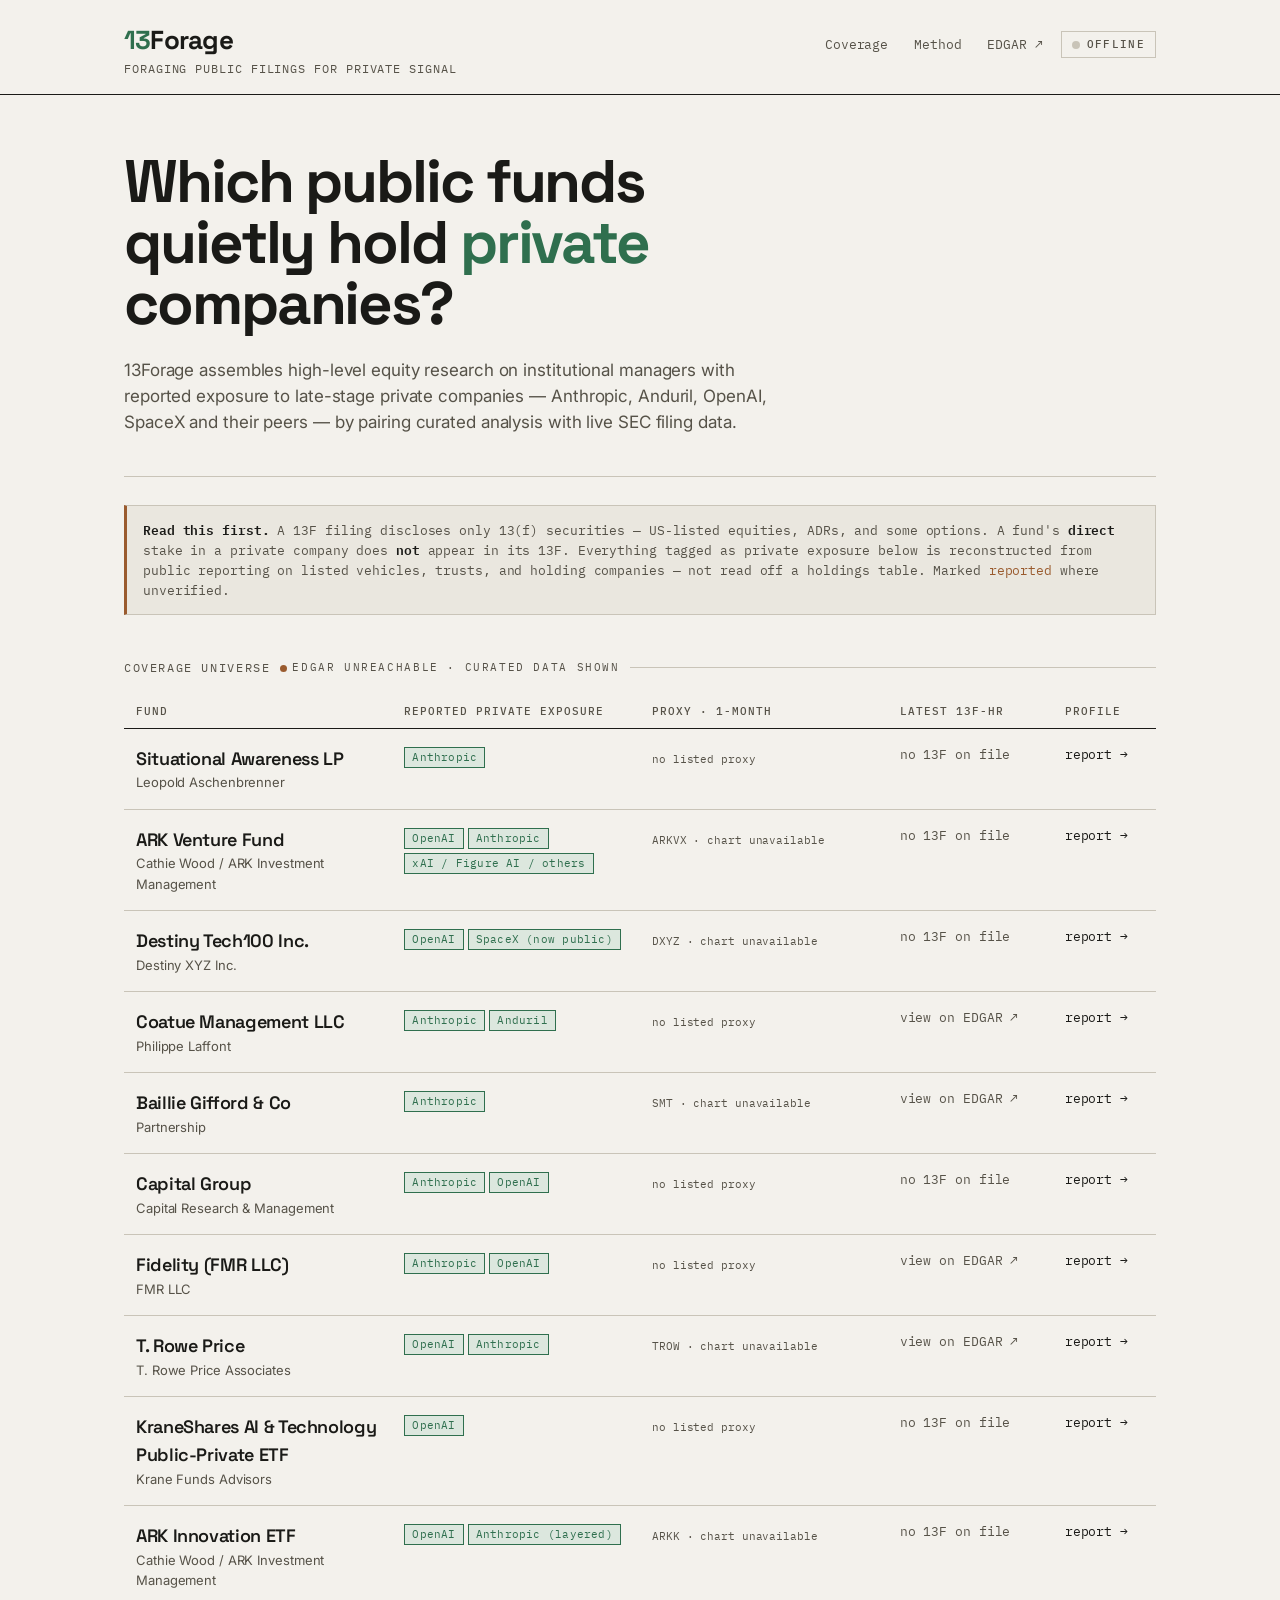
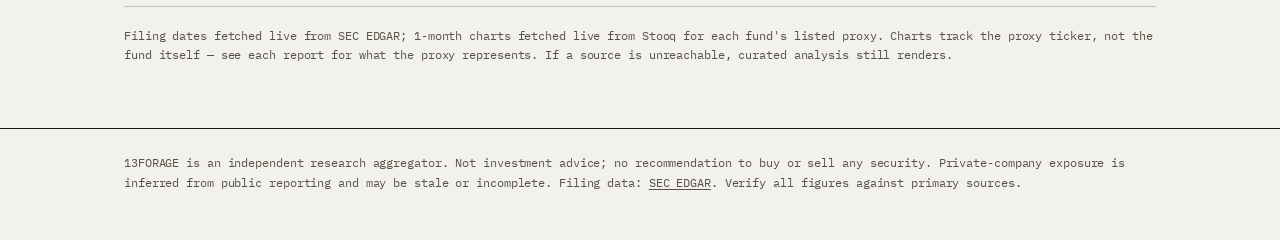
<file: index.html>
<!DOCTYPE html>
<html lang="en">
<head>
<meta charset="utf-8">
<meta name="viewport" content="width=device-width, initial-scale=1">
<title>13Forage — private-company exposure in public fund filings</title>
<meta name="description" content="High-level equity research on funds carrying exposure to private companies like Anthropic, Anduril, and OpenAI — reconstructed from public filings.">
<link rel="preconnect" href="https://fonts.googleapis.com">
<link rel="preconnect" href="https://fonts.gstatic.com" crossorigin>
<link href="https://fonts.googleapis.com/css2?family=Space+Grotesk:wght@500;600;700&family=Inter:wght@400;500;600&family=IBM+Plex+Mono:wght@400;500&display=swap" rel="stylesheet">
<link rel="stylesheet" href="assets/style.css">
</head>
<body>

<header class="masthead">
  <div class="wrap">
    <div>
      <div class="brand"><span class="num">13</span>Forage</div>
      <div class="tagline">Foraging public filings for private signal</div>
    </div>
    <div class="head-right">
      <nav>
        <a href="index.html">Coverage</a>
        <a href="about.html">Method</a>
        <a href="https://www.sec.gov/cgi-bin/browse-edgar?action=getcompany" target="_blank" rel="noopener">EDGAR ↗</a>
      </nav>
      <span id="live-indicator" class="live-indicator stale" title="Live data status">
        <span class="rec"></span><span id="live-indicator-text">live</span>
      </span>
    </div>
  </div>
</header>

<main class="wrap">

  <section class="hero">
    <h1>Which public funds quietly hold <em>private</em> companies?</h1>
    <p class="lede">
      13Forage assembles high-level equity research on institutional managers
      with reported exposure to late-stage private companies — Anthropic,
      Anduril, OpenAI, SpaceX and their peers — by pairing curated analysis
      with live SEC filing data.
    </p>
  </section>

  <div class="disclosure">
    <b>Read this first.</b> A 13F filing discloses only 13(f) securities —
    US-listed equities, ADRs, and some options. A fund's <b>direct</b> stake in
    a private company does <b>not</b> appear in its 13F. Everything tagged as
    private exposure below is reconstructed from public reporting on listed
    vehicles, trusts, and holding companies — not read off a holdings table.
    Marked <span style="color:var(--flag)">reported</span> where unverified.
  </div>

  <div class="eyebrow">
    <span>Coverage universe</span>
    <span id="live-status" class="live"><span class="dot"></span>checking EDGAR…</span>
  </div>

  <table class="fund-table">
    <thead>
      <tr>
        <th style="width:26%">Fund</th>
        <th style="width:24%">Reported private exposure</th>
        <th style="width:24%">Proxy · 1-month</th>
        <th style="width:16%">Latest 13F-HR</th>
        <th style="width:10%">Profile</th>
      </tr>
    </thead>
    <tbody id="fund-rows">
      <tr><td colspan="5" class="mono" style="color:var(--ink-soft)">Loading coverage…</td></tr>
    </tbody>
  </table>

  <p class="mono" style="color:var(--ink-soft);font-size:12px;margin-top:20px">
    Filing dates fetched live from SEC EDGAR; 1-month charts fetched live from
    Stooq for each fund's listed proxy. Charts track the proxy ticker, not the
    fund itself — see each report for what the proxy represents. If a source is
    unreachable, curated analysis still renders.
  </p>

</main>

<footer class="foot">
  <div class="wrap">
    13FORAGE is an independent research aggregator. Not investment advice; no
    recommendation to buy or sell any security. Private-company exposure is
    inferred from public reporting and may be stale or incomplete. Filing data:
    <a href="https://www.sec.gov/edgar" target="_blank" rel="noopener">SEC EDGAR</a>.
    Verify all figures against primary sources.
  </div>
</footer>

<script src="data/funds.js"></script>
<script src="assets/app.js"></script>
<script>
(async function () {
  const tbody = document.getElementById("fund-rows");
  const statusEl = document.getElementById("live-status");
  const indicator = document.getElementById("live-indicator");
  const indicatorText = document.getElementById("live-indicator-text");

  // Render curated rows immediately (no waiting on network). Each row gets a
  // stable index-based id so we can target its cells regardless of CIK.
  tbody.innerHTML = FUNDS.map(function (f, i) {
    var badges = (f.privateExposure || []).map(function (p) {
      return '<span class="pe-badge">' + esc(p.company) + '</span>';
    }).join("");
    if (!badges) badges = '<span class="mono" style="color:var(--ink-soft)">—</span>';

    var perfCell = f.proxy
      ? '<span class="perf-loading">loading…</span>'
      : '<span class="perf-none">no listed proxy</span>';

    var filingCell = f.cik
      ? '<span class="live"><span class="dot"></span>…</span>'
      : '<span class="mono" style="color:var(--ink-soft)">no 13F on file</span>';

    return (
      '<tr>' +
        '<td>' +
          '<a href="report.html?fund=' + encodeURIComponent(f.slug) + '">' +
            '<span class="fund-name">' + esc(f.name) + '</span></a>' +
          '<div class="fund-mgr">' + esc(f.manager || "") + '</div>' +
        '</td>' +
        '<td class="exposure-cell">' + badges + '</td>' +
        '<td id="perf-' + i + '">' + perfCell + '</td>' +
        '<td class="mono" id="filing-' + i + '">' + filingCell + '</td>' +
        '<td class="mono">' +
          '<a href="report.html?fund=' + encodeURIComponent(f.slug) + '">report →</a>' +
        '</td>' +
      '</tr>'
    );
  }).join("");

  // ---- Live layer 1: EDGAR latest 13F date (sequential; respects fair-access) ----
  var edgarOk = 0, edgarTried = 0;
  for (var i = 0; i < FUNDS.length; i++) {
    var f = FUNDS[i];
    if (!f.cik) continue;            // no CIK → leave the "no 13F on file" note
    edgarTried++;
    var cell = document.getElementById("filing-" + i);
    var latest = await fetchLatest13F(f.cik);
    if (latest && latest.date) {
      edgarOk++;
      cell.innerHTML =
        '<a href="' + esc(edgarFilingsLink(f.cik)) + '" target="_blank" rel="noopener">' +
        esc(latest.date) + ' ↗</a>';
    } else {
      cell.innerHTML =
        '<a href="' + esc(edgarFilingsLink(f.cik)) + '" target="_blank" rel="noopener" ' +
        'style="color:var(--ink-soft)">view on EDGAR ↗</a>';
    }
  }
  if (edgarOk === edgarTried && edgarTried > 0) setLive(statusEl, "ok", "EDGAR live · " + edgarOk + "/" + edgarTried);
  else if (edgarOk > 0)                         setLive(statusEl, "ok", "EDGAR partial · " + edgarOk + "/" + edgarTried);
  else                                          setLive(statusEl, "err", "EDGAR unreachable · curated data shown");

  // ---- Live layer 2: Stooq 1-month sparkline + % change for listed proxies ----
  var pxOk = 0, pxTried = 0;
  for (var j = 0; j < FUNDS.length; j++) {
    var fund = FUNDS[j];
    if (!fund.proxy) continue;
    pxTried++;
    var pcell = document.getElementById("perf-" + j);
    var rows = await fetchStooqDaily(fund.proxy);
    var win = monthWindow(rows, 22);
    if (win) {
      pxOk++;
      var dir = win.up ? "up" : "down";
      var tickerLabel = String(fund.proxy).split(".")[0].toUpperCase();
      pcell.innerHTML =
        '<div class="perf">' +
          sparklineSVG(win, 96, 30) +
          '<div>' +
            '<div class="pct ' + dir + '">' + fmtPct(win.pct) + '</div>' +
            '<div class="ticker">' + esc(tickerLabel) + '</div>' +
          '</div>' +
        '</div>';
    } else {
      var tk = String(fund.proxy).split(".")[0].toUpperCase();
      pcell.innerHTML = '<span class="perf-none">' + esc(tk) + ' · chart unavailable</span>';
    }
  }

  // ---- Drive the masthead LIVE indicator from combined status ----
  var anyLive = (edgarOk > 0) || (pxOk > 0);
  if (anyLive) {
    indicator.classList.remove("stale");
    indicatorText.textContent = "live";
    indicator.title = "Live: EDGAR " + edgarOk + "/" + edgarTried +
                      " · Stooq " + pxOk + "/" + pxTried;
  } else {
    indicator.classList.add("stale");
    indicatorText.textContent = "offline";
    indicator.title = "Live sources unreachable — showing curated data";
  }
})();
</script>
</body>
</html>
</file>
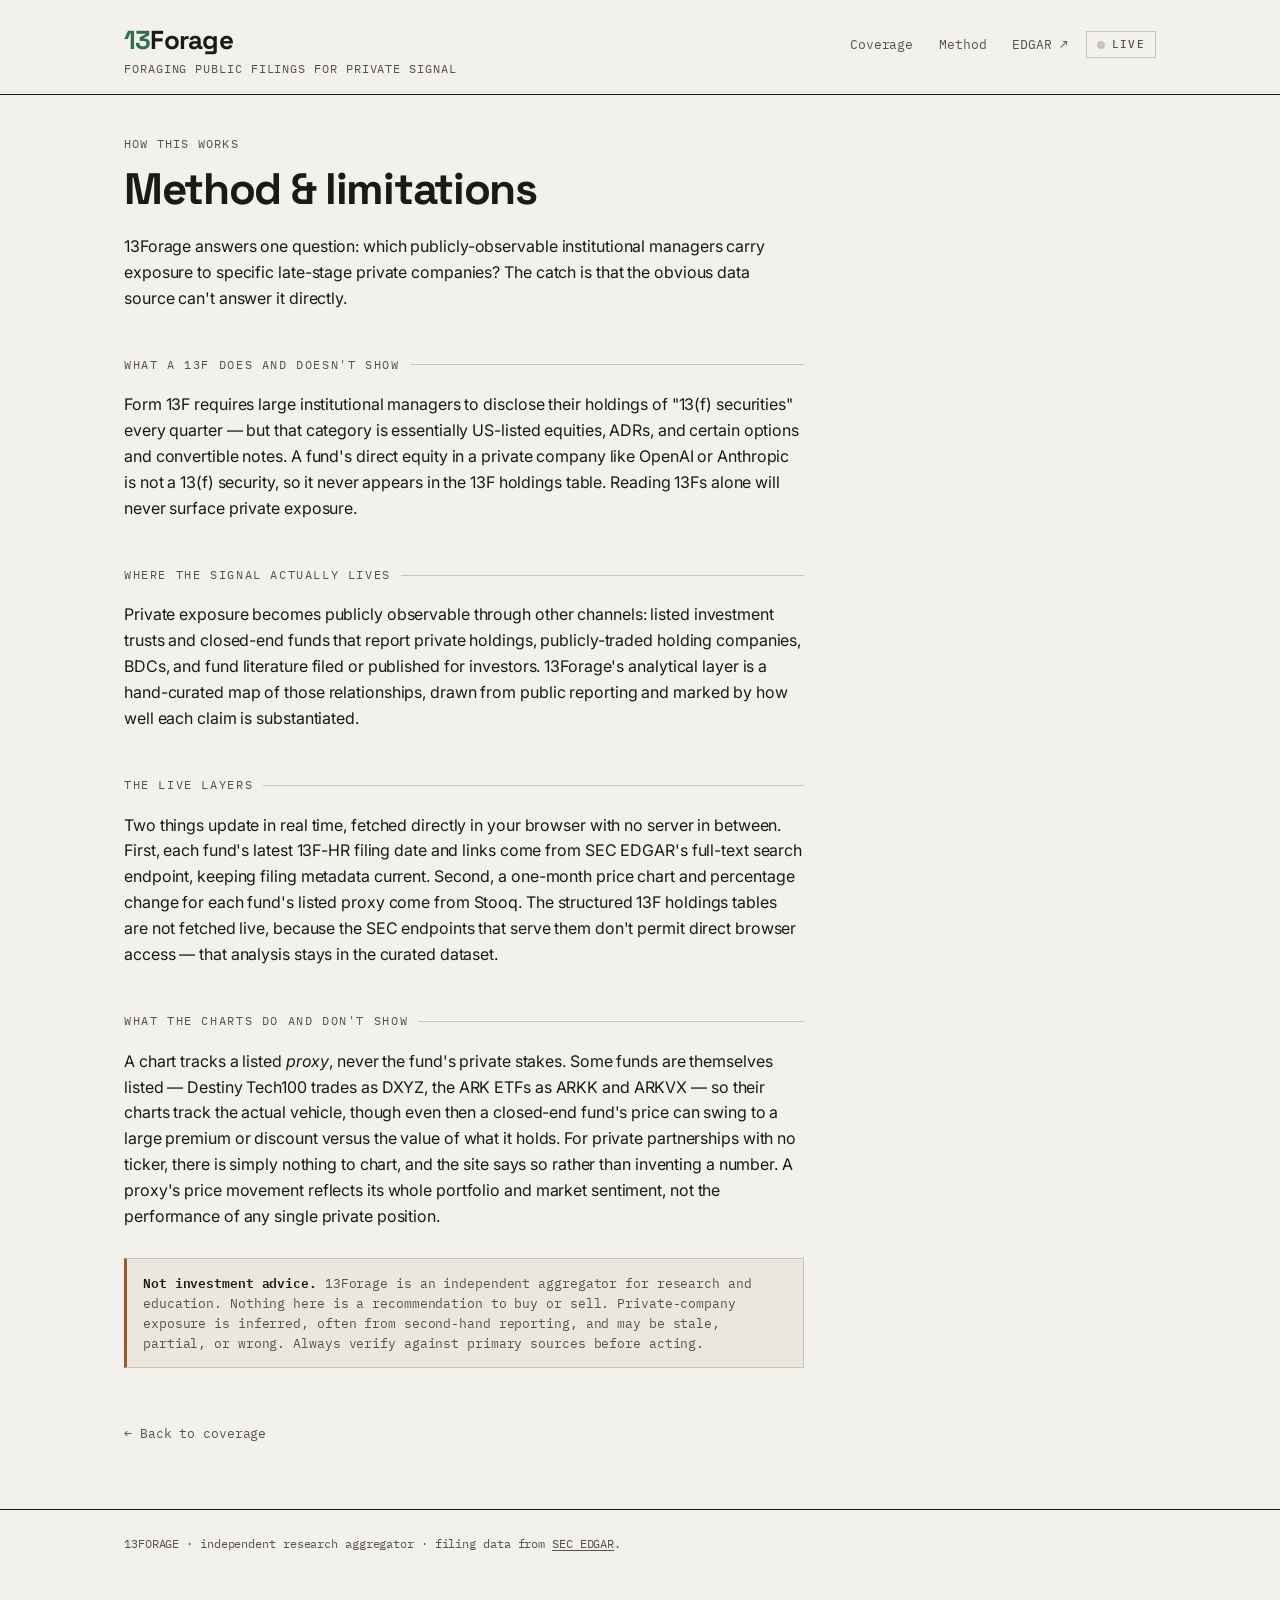
<file: about.html>
<!DOCTYPE html>
<html lang="en">
<head>
<meta charset="utf-8">
<meta name="viewport" content="width=device-width, initial-scale=1">
<title>Method — 13Forage</title>
<link rel="preconnect" href="https://fonts.googleapis.com">
<link rel="preconnect" href="https://fonts.gstatic.com" crossorigin>
<link href="https://fonts.googleapis.com/css2?family=Space+Grotesk:wght@500;600;700&family=Inter:wght@400;500;600&family=IBM+Plex+Mono:wght@400;500&display=swap" rel="stylesheet">
<link rel="stylesheet" href="assets/style.css">
</head>
<body>

<header class="masthead">
  <div class="wrap">
    <div>
      <div class="brand"><span class="num">13</span>Forage</div>
      <div class="tagline">Foraging public filings for private signal</div>
    </div>
    <div class="head-right">
      <nav>
        <a href="index.html">Coverage</a>
        <a href="about.html">Method</a>
        <a href="https://www.sec.gov/cgi-bin/browse-edgar?action=getcompany" target="_blank" rel="noopener">EDGAR ↗</a>
      </nav>
      <span class="live-indicator stale" title="Live data appears on the coverage and report pages">
        <span class="rec"></span><span>live</span>
      </span>
    </div>
  </div>
</header>

<main class="wrap">
  <div class="report-head">
    <div class="kicker">How this works</div>
    <h1>Method &amp; limitations</h1>
  </div>

  <div class="prose" style="margin-top:8px">
    <p>13Forage answers one question: which publicly-observable institutional
    managers carry exposure to specific late-stage private companies? The catch
    is that the obvious data source can't answer it directly.</p>

    <div class="eyebrow"><span>What a 13F does and doesn't show</span></div>
    <p>Form 13F requires large institutional managers to disclose their holdings
    of "13(f) securities" every quarter — but that category is essentially
    US-listed equities, ADRs, and certain options and convertible notes. A
    fund's direct equity in a private company like OpenAI or Anthropic is not a
    13(f) security, so it never appears in the 13F holdings table. Reading 13Fs
    alone will never surface private exposure.</p>

    <div class="eyebrow"><span>Where the signal actually lives</span></div>
    <p>Private exposure becomes publicly observable through other channels:
    listed investment trusts and closed-end funds that report private holdings,
    publicly-traded holding companies, BDCs, and fund literature filed or
    published for investors. 13Forage's analytical layer is a hand-curated map
    of those relationships, drawn from public reporting and marked by how well
    each claim is substantiated.</p>

    <div class="eyebrow"><span>The live layers</span></div>
    <p>Two things update in real time, fetched directly in your browser with no
    server in between. First, each fund's latest 13F-HR filing date and links
    come from SEC EDGAR's full-text search endpoint, keeping filing metadata
    current. Second, a one-month price chart and percentage change for each
    fund's listed proxy come from Stooq. The structured 13F holdings tables are
    not fetched live, because the SEC endpoints that serve them don't permit
    direct browser access — that analysis stays in the curated dataset.</p>

    <div class="eyebrow"><span>What the charts do and don't show</span></div>
    <p>A chart tracks a listed <em>proxy</em>, never the fund's private stakes.
    Some funds are themselves listed — Destiny Tech100 trades as DXYZ, the ARK
    ETFs as ARKK and ARKVX — so their charts track the actual vehicle, though
    even then a closed-end fund's price can swing to a large premium or discount
    versus the value of what it holds. For private partnerships with no ticker,
    there is simply nothing to chart, and the site says so rather than inventing
    a number. A proxy's price movement reflects its whole portfolio and market
    sentiment, not the performance of any single private position.</p>

    <div class="disclosure">
      <b>Not investment advice.</b> 13Forage is an independent aggregator for
      research and education. Nothing here is a recommendation to buy or sell.
      Private-company exposure is inferred, often from second-hand reporting,
      and may be stale, partial, or wrong. Always verify against primary
      sources before acting.
    </div>
  </div>

  <a class="back" href="index.html">← Back to coverage</a>
</main>

<footer class="foot">
  <div class="wrap">
    13FORAGE · independent research aggregator · filing data from
    <a href="https://www.sec.gov/edgar" target="_blank" rel="noopener">SEC EDGAR</a>.
  </div>
</footer>
</body>
</html>
</file>
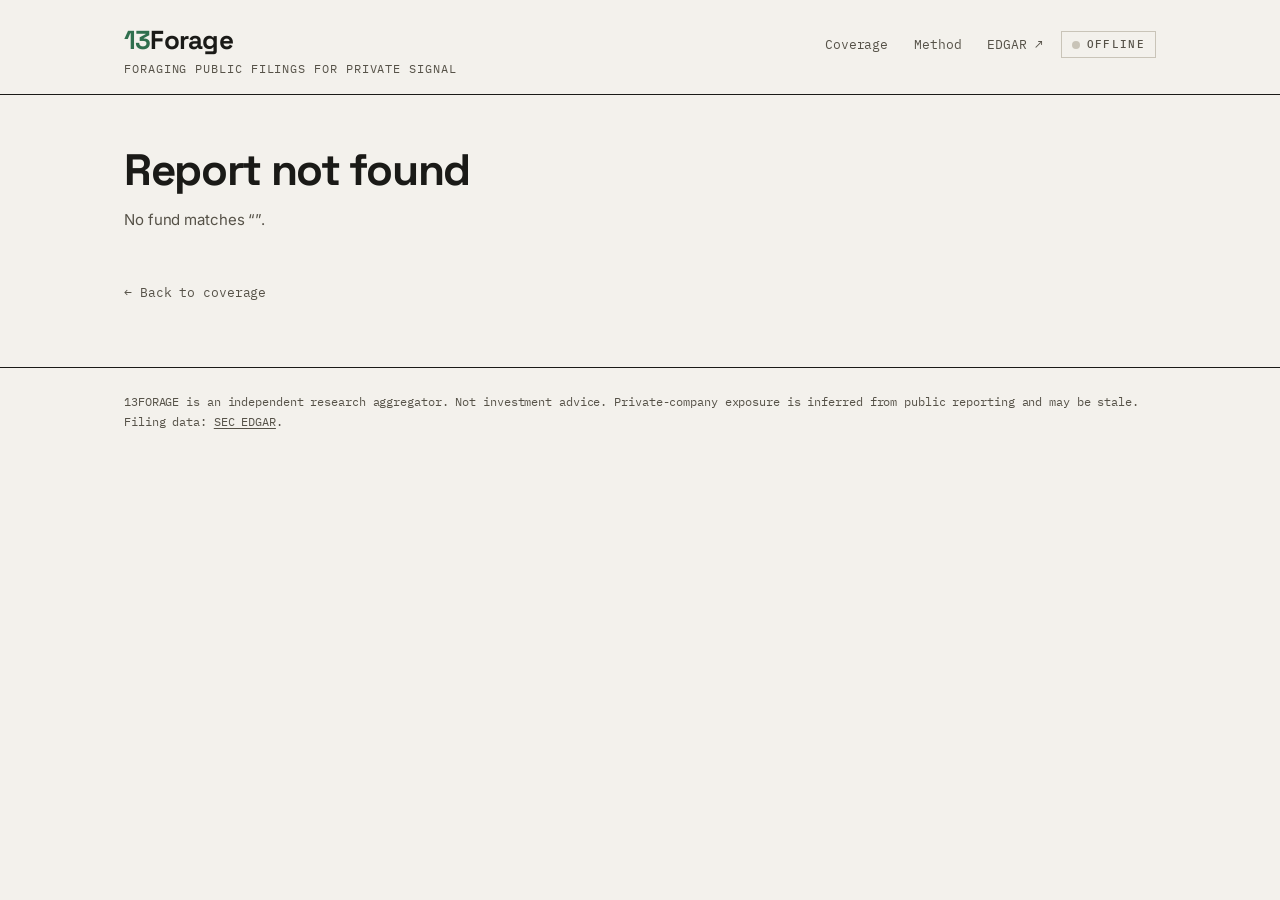
<file: report.html>
<!DOCTYPE html>
<html lang="en">
<head>
<meta charset="utf-8">
<meta name="viewport" content="width=device-width, initial-scale=1">
<title>Fund report — 13Forage</title>
<link rel="preconnect" href="https://fonts.googleapis.com">
<link rel="preconnect" href="https://fonts.gstatic.com" crossorigin>
<link href="https://fonts.googleapis.com/css2?family=Space+Grotesk:wght@500;600;700&family=Inter:wght@400;500;600&family=IBM+Plex+Mono:wght@400;500&display=swap" rel="stylesheet">
<link rel="stylesheet" href="assets/style.css">
</head>
<body>

<header class="masthead">
  <div class="wrap">
    <div>
      <div class="brand"><span class="num">13</span>Forage</div>
      <div class="tagline">Foraging public filings for private signal</div>
    </div>
    <div class="head-right">
      <nav>
        <a href="index.html">Coverage</a>
        <a href="about.html">Method</a>
        <a href="https://www.sec.gov/cgi-bin/browse-edgar?action=getcompany" target="_blank" rel="noopener">EDGAR ↗</a>
      </nav>
      <span id="live-indicator" class="live-indicator stale" title="Live data status">
        <span class="rec"></span><span id="live-indicator-text">live</span>
      </span>
    </div>
  </div>
</header>

<main class="wrap" id="report">
  <p class="mono" style="padding:60px 0;color:var(--ink-soft)">Loading report…</p>
</main>

<footer class="foot">
  <div class="wrap">
    13FORAGE is an independent research aggregator. Not investment advice.
    Private-company exposure is inferred from public reporting and may be stale.
    Filing data: <a href="https://www.sec.gov/edgar" target="_blank" rel="noopener">SEC EDGAR</a>.
  </div>
</footer>

<script src="data/funds.js"></script>
<script src="assets/app.js"></script>
<script>
(async function () {
  var root = document.getElementById("report");
  var slug = new URLSearchParams(location.search).get("fund");
  var fund = FUNDS.find(function (f) { return f.slug === slug; });

  if (!fund) {
    root.innerHTML =
      '<div class="report-head"><h1>Report not found</h1>' +
      '<p class="sub">No fund matches “' + esc(slug || "") + '”.</p></div>' +
      '<a class="back" href="index.html">← Back to coverage</a>';
    var ind0 = document.getElementById("live-indicator");
    if (ind0) { ind0.classList.add("stale");
      document.getElementById("live-indicator-text").textContent = "offline"; }
    return;
  }

  document.title = fund.name + " — 13Forage";

  var peCards = (fund.privateExposure || []).map(function (p) {
    return (
      '<div class="pe-card">' +
        '<div class="co">' + esc(p.company) +
          (p.basis ? '<span class="basis">' + esc(p.basis) + '</span>' : '') +
        '</div>' +
        '<div class="vehicle">' + esc(p.vehicle || "") + '</div>' +
        (p.note ? '<div class="note">' + esc(p.note) + '</div>' : '') +
      '</div>'
    );
  }).join("");
  if (!peCards) {
    peCards = '<p class="mono" style="color:var(--ink-soft)">No private-company ' +
              'exposure recorded in the curated dataset.</p>';
  }

  var tags = (fund.tags || []).map(function (t) {
    return '<span class="tag">' + esc(t) + '</span>';
  }).join("");

  root.innerHTML =
    '<a class="back" href="index.html">← Coverage</a>' +
    '<div class="report-head">' +
      '<div class="kicker">Fund research note</div>' +
      '<h1>' + esc(fund.name) + '</h1>' +
      '<div class="sub">' + esc(fund.manager || "") +
        ' · CIK ' + esc(fund.cik) + '</div>' +
      '<div style="margin-top:12px">' + tags + '</div>' +
    '</div>' +

    '<div class="grid-2">' +
      '<div>' +
        '<div class="eyebrow"><span>Thesis</span></div>' +
        '<div class="prose"><p>' + esc(fund.thesis || "") + '</p></div>' +

        (fund.performance
          ? '<div class="eyebrow"><span>Performance &amp; positioning</span></div>' +
            '<div class="prose"><p>' + esc(fund.performance) + '</p></div>'
          : '') +

        '<div class="eyebrow"><span>Reported private-company exposure</span></div>' +
        peCards +
      '</div>' +

      '<aside>' +
        // ---- live proxy chart (only when a proxy exists) ----
        (fund.proxy
          ? '<div class="panel chart-panel">' +
              '<h3>Proxy · 1-month</h3>' +
              '<div id="chart-slot">' +
                '<div class="perf-loading">loading ' +
                  esc(String(fund.proxy).split(".")[0].toUpperCase()) + '…</div>' +
              '</div>' +
              '<div class="proxy-note">' + esc(fund.proxyNote || "") + '</div>' +
            '</div>'
          : '<div class="panel">' +
              '<h3>Proxy · 1-month</h3>' +
              '<div class="perf-none">No listed proxy.</div>' +
              (fund.proxyNote
                ? '<div class="proxy-note">' + esc(fund.proxyNote) + '</div>' : '') +
            '</div>') +

        '<div class="panel">' +
          '<h3>Filing snapshot</h3>' +
          '<div class="datum"><span class="k">CIK</span>' +
            '<span class="v">' + esc(fund.cik || "—") + '</span></div>' +
          '<div class="datum"><span class="k">Latest 13F-HR</span>' +
            '<span class="v" id="latest">' +
              (fund.cik ? "…" : "no 13F on file") + '</span></div>' +
          '<div class="datum"><span class="k">Founded</span>' +
            '<span class="v">' + esc(fund.founded || "—") + '</span></div>' +
          '<div class="datum"><span class="k">Private names</span>' +
            '<span class="v">' + (fund.privateExposure || []).length + '</span></div>' +
          '<div class="datum"><span class="k">AUM note</span>' +
            '<span class="v" style="max-width:14ch">' + esc(fund.aumNote || "—") + '</span></div>' +
        '</div>' +
        '<div class="panel">' +
          '<h3>Primary sources</h3>' +
          '<div class="prose" style="font-size:13px">' +
            (fund.cik
              ? '<p style="margin-bottom:8px"><a href="' + esc(edgarFilingsLink(fund.cik)) +
                  '" target="_blank" rel="noopener">EDGAR 13F-HR history ↗</a></p>' +
                '<p style="margin:0"><a href="https://efts.sec.gov/LATEST/search-index?q=13F-HR&forms=13F-HR&ciks=' +
                  esc(padCik(fund.cik)) +
                  '" target="_blank" rel="noopener">Full-text search ↗</a></p>'
              : '<p style="margin:0;color:var(--ink-soft)">No resolved 13F filer ' +
                'on record. Search ' +
                '<a href="https://www.sec.gov/cgi-bin/browse-edgar?action=getcompany" ' +
                'target="_blank" rel="noopener">EDGAR ↗</a> to verify.</p>') +
          '</div>' +
        '</div>' +
        '<div class="disclosure" style="margin-top:18px">' +
          '<b>Scope note.</b> Private stakes shown here are inferred from public ' +
          'reporting — not disclosed in this fund\'s 13F. Any chart tracks the ' +
          'listed proxy, not the fund or its private stakes. Verify before ' +
          'relying on any figure.' +
        '</div>' +
      '</aside>' +
    '</div>';

  var indicator = document.getElementById("live-indicator");
  var indicatorText = document.getElementById("live-indicator-text");
  var edgarLive = false, chartLive = false;

  // ---- Live layer 1: latest 13F date (only if we have a CIK) ----
  if (fund.cik) {
    var latestEl = document.getElementById("latest");
    var latest = await fetchLatest13F(fund.cik);
    if (latest && latest.date) {
      edgarLive = true;
      latestEl.innerHTML = '<a href="' + esc(edgarFilingsLink(fund.cik)) +
        '" target="_blank" rel="noopener">' + esc(latest.date) + ' ↗</a>';
    } else {
      latestEl.innerHTML = '<a href="' + esc(edgarFilingsLink(fund.cik)) +
        '" target="_blank" rel="noopener" style="color:var(--ink-soft)">EDGAR ↗</a>';
    }
  }

  // ---- Live layer 2: Stooq proxy chart (only if a proxy exists) ----
  if (fund.proxy) {
    var slot = document.getElementById("chart-slot");
    var rows = await fetchStooqDaily(fund.proxy);
    var win = monthWindow(rows, 22);
    if (win) {
      chartLive = true;
      var dir = win.up ? "up" : "down";
      var tickerLabel = String(fund.proxy).split(".")[0].toUpperCase();
      slot.innerHTML =
        '<div class="chart-head">' +
          '<span class="big-pct ' + dir + '">' + fmtPct(win.pct) + '</span>' +
          '<span class="prox">' + esc(tickerLabel) + ' · ~1mo</span>' +
        '</div>' +
        sparklineSVG(win, 260, 64);
    } else {
      slot.innerHTML = '<div class="perf-none">' +
        esc(String(fund.proxy).split(".")[0].toUpperCase()) +
        ' · chart unavailable right now</div>';
    }
  }

  // ---- Drive masthead LIVE indicator ----
  if (edgarLive || chartLive) {
    indicator.classList.remove("stale");
    indicatorText.textContent = "live";
  } else {
    indicator.classList.add("stale");
    indicatorText.textContent = "offline";
  }
})();
</script>
</body>
</html>
</file>
<file: assets/style.css>
/* ============================================================================
   13FORAGE — stylesheet
   Design direction: "research desk". Ink on warm paper, monospace data,
   a single signal-green accent reserved exclusively for private-exposure
   markers so the accent itself encodes the site's thesis.
   ========================================================================== */

:root {
  --paper:      #F3F1EC;   /* warm off-white ground */
  --paper-2:    #EAE7DF;   /* panel / alt row */
  --ink:        #1A1A17;   /* near-black text */
  --ink-soft:   #565248;   /* secondary text */
  --rule:       #C9C4B8;   /* hairline rules */
  --signal:     #2F6F4E;   /* private-exposure marker — used ONLY for that */
  --signal-bg:  #DCE7DE;   /* faint signal tint for badges */
  --flag:       #9A5B2E;   /* "reported / unverified" caution tone */

  --font-display: "Space Grotesk", "Helvetica Neue", Arial, sans-serif;
  --font-body:    "Inter", "Helvetica Neue", Arial, sans-serif;
  --font-mono:    "IBM Plex Mono", ui-monospace, "SF Mono", Menlo, monospace;

  --maxw: 1080px;
}

* { box-sizing: border-box; }

html { -webkit-text-size-adjust: 100%; }

body {
  margin: 0;
  background: var(--paper);
  color: var(--ink);
  font-family: var(--font-body);
  font-size: 16px;
  line-height: 1.55;
  letter-spacing: -0.006em;
}

a { color: var(--ink); text-decoration: none; }
a:hover { text-decoration: underline; text-underline-offset: 3px; }

/* ---- shell ---- */
.wrap { max-width: var(--maxw); margin: 0 auto; padding: 0 24px; }

/* ---- masthead ---- */
.masthead {
  border-bottom: 1px solid var(--ink);
  padding: 20px 0 16px;
}
.masthead .wrap {
  display: flex; align-items: baseline; justify-content: space-between;
  gap: 16px; flex-wrap: wrap;
}
.brand {
  font-family: var(--font-display);
  font-weight: 700;
  font-size: 26px;
  letter-spacing: -0.03em;
}
.brand .num { color: var(--signal); }
.tagline {
  font-family: var(--font-mono);
  font-size: 11.5px;
  color: var(--ink-soft);
  text-transform: uppercase;
  letter-spacing: 0.08em;
}
.masthead nav { font-family: var(--font-mono); font-size: 12.5px; }
.masthead nav a { margin-left: 18px; color: var(--ink-soft); }
.masthead nav a:hover { color: var(--ink); }

/* ---- hero (index) ---- */
.hero { padding: 56px 0 40px; border-bottom: 1px solid var(--rule); }
.hero h1 {
  font-family: var(--font-display);
  font-weight: 700;
  font-size: clamp(34px, 6vw, 60px);
  line-height: 1.02;
  letter-spacing: -0.035em;
  margin: 0 0 22px;
  max-width: 16ch;
}
.hero h1 em { font-style: normal; color: var(--signal); }
.hero p.lede {
  max-width: 62ch;
  font-size: 17px;
  color: var(--ink-soft);
  margin: 0;
}

/* ---- disclosure strip: the honest core of the product ---- */
.disclosure {
  font-family: var(--font-mono);
  font-size: 12.5px;
  line-height: 1.6;
  background: var(--paper-2);
  border: 1px solid var(--rule);
  border-left: 3px solid var(--flag);
  padding: 14px 16px;
  margin: 28px 0;
  color: var(--ink-soft);
}
.disclosure b { color: var(--ink); font-weight: 600; }

/* ---- section label ---- */
.eyebrow {
  font-family: var(--font-mono);
  font-size: 11.5px;
  text-transform: uppercase;
  letter-spacing: 0.14em;
  color: var(--ink-soft);
  display: flex; align-items: center; gap: 10px;
  margin: 44px 0 18px;
}
.eyebrow::after {
  content: ""; flex: 1; height: 1px; background: var(--rule);
}

/* ---- fund index table ---- */
.fund-table { width: 100%; border-collapse: collapse; }
.fund-table th {
  text-align: left;
  font-family: var(--font-mono);
  font-size: 11px;
  text-transform: uppercase;
  letter-spacing: 0.09em;
  color: var(--ink-soft);
  font-weight: 500;
  padding: 8px 12px;
  border-bottom: 1px solid var(--ink);
}
.fund-table td {
  padding: 16px 12px;
  border-bottom: 1px solid var(--rule);
  vertical-align: top;
}
.fund-table tr:hover td { background: var(--paper-2); }
.fund-name {
  font-family: var(--font-display);
  font-weight: 600;
  font-size: 18px;
  letter-spacing: -0.02em;
}
.fund-mgr { font-size: 13px; color: var(--ink-soft); }
.mono { font-family: var(--font-mono); font-size: 12.5px; }
.exposure-cell { font-family: var(--font-mono); font-size: 12px; }

/* ---- private-exposure badge (the signature marker) ---- */
.pe-badge {
  display: inline-block;
  font-family: var(--font-mono);
  font-size: 11px;
  letter-spacing: 0.02em;
  color: var(--signal);
  background: var(--signal-bg);
  border: 1px solid var(--signal);
  padding: 1px 7px;
  margin: 2px 4px 2px 0;
  white-space: nowrap;
}
.tag {
  display: inline-block;
  font-family: var(--font-mono);
  font-size: 10.5px;
  text-transform: uppercase;
  letter-spacing: 0.05em;
  color: var(--ink-soft);
  border: 1px solid var(--rule);
  padding: 1px 6px;
  margin: 2px 4px 2px 0;
}

/* ---- live-status pill ---- */
.live {
  font-family: var(--font-mono);
  font-size: 11px;
  color: var(--ink-soft);
}
.live .dot {
  display: inline-block; width: 7px; height: 7px; border-radius: 50%;
  background: var(--rule); margin-right: 5px; vertical-align: middle;
}
.live.ok   .dot { background: var(--signal); }
.live.err  .dot { background: var(--flag); }

/* ---- report page ---- */
.report-head { padding: 40px 0 8px; }
.report-head .kicker {
  font-family: var(--font-mono); font-size: 12px;
  text-transform: uppercase; letter-spacing: 0.1em; color: var(--ink-soft);
}
.report-head h1 {
  font-family: var(--font-display); font-weight: 700;
  font-size: clamp(28px, 5vw, 44px); letter-spacing: -0.03em;
  line-height: 1.05; margin: 12px 0 6px;
}
.report-head .sub { color: var(--ink-soft); font-size: 15px; }

.grid-2 { display: grid; grid-template-columns: 1.4fr 1fr; gap: 40px; }
@media (max-width: 760px) { .grid-2 { grid-template-columns: 1fr; gap: 8px; } }

.panel {
  border: 1px solid var(--rule);
  padding: 18px 20px;
  margin: 18px 0;
  background: var(--paper);
}
.panel h3 {
  font-family: var(--font-mono); font-size: 11.5px; font-weight: 500;
  text-transform: uppercase; letter-spacing: 0.1em; color: var(--ink-soft);
  margin: 0 0 12px;
}
.datum { display: flex; justify-content: space-between; gap: 12px;
  padding: 7px 0; border-bottom: 1px dotted var(--rule); font-size: 14px; }
.datum:last-child { border-bottom: 0; }
.datum .k { color: var(--ink-soft); font-family: var(--font-mono);
  font-size: 12px; }
.datum .v { font-family: var(--font-mono); font-size: 13px; text-align: right; }

.pe-card {
  border: 1px solid var(--rule);
  border-left: 3px solid var(--signal);
  padding: 14px 16px; margin: 12px 0; background: var(--paper);
}
.pe-card .co {
  font-family: var(--font-display); font-weight: 600; font-size: 17px;
  letter-spacing: -0.02em; margin-bottom: 4px;
}
.pe-card .co .basis {
  font-family: var(--font-mono); font-size: 10.5px; font-weight: 400;
  color: var(--flag); border: 1px solid var(--flag); padding: 0 5px;
  margin-left: 8px; text-transform: uppercase; letter-spacing: 0.04em;
  vertical-align: middle;
}
.pe-card .vehicle { font-size: 14px; margin: 4px 0; }
.pe-card .note { font-size: 13px; color: var(--ink-soft);
  font-family: var(--font-mono); line-height: 1.55; }

.prose { font-size: 16px; line-height: 1.62; max-width: 68ch; }
.prose p { margin: 0 0 16px; }

/* ---- footer ---- */
.foot {
  border-top: 1px solid var(--ink);
  margin-top: 64px; padding: 24px 0 48px;
  font-family: var(--font-mono); font-size: 11.5px; color: var(--ink-soft);
  line-height: 1.7;
}
.foot a { color: var(--ink-soft); text-decoration: underline;
  text-underline-offset: 2px; }

/* ---- accessibility ---- */
:focus-visible { outline: 2px solid var(--signal); outline-offset: 2px; }
@media (prefers-reduced-motion: reduce) {
  * { animation: none !important; transition: none !important; }
}

.back { font-family: var(--font-mono); font-size: 12.5px; color: var(--ink-soft);
  display: inline-block; margin: 28px 0 0; }

/* ============================================================================
   ADDITIONS: live indicator, sparklines, performance cells
   ========================================================================== */

/* ---- LIVE indicator with pulsing red dot (top-right of masthead) ---- */
.live-indicator {
  display: inline-flex; align-items: center; gap: 7px;
  font-family: var(--font-mono); font-size: 11px; font-weight: 500;
  text-transform: uppercase; letter-spacing: 0.12em;
  color: var(--ink-soft);
  border: 1px solid var(--rule); padding: 4px 10px;
  background: var(--paper);
}
.live-indicator .rec {
  width: 8px; height: 8px; border-radius: 50%;
  background: #C4362F;                 /* red — reserved for the live signal */
  box-shadow: 0 0 0 0 rgba(196, 54, 47, 0.6);
  animation: recpulse 1.8s ease-out infinite;
}
.live-indicator.stale .rec { background: var(--rule); animation: none; }
@keyframes recpulse {
  0%   { box-shadow: 0 0 0 0 rgba(196, 54, 47, 0.55); }
  70%  { box-shadow: 0 0 0 7px rgba(196, 54, 47, 0); }
  100% { box-shadow: 0 0 0 0 rgba(196, 54, 47, 0); }
}
@media (prefers-reduced-motion: reduce) {
  .live-indicator .rec { animation: none; }
}
/* keep masthead items aligned when the indicator is present */
.masthead .head-right { display: flex; align-items: center; gap: 18px; flex-wrap: wrap; }

/* ---- performance cell in the fund table ---- */
.perf { display: flex; align-items: center; gap: 10px; }
.perf .spark { display: block; flex: 0 0 auto; }
.perf .pct {
  font-family: var(--font-mono); font-size: 13px; font-weight: 500;
  white-space: nowrap;
}
.perf .pct.up   { color: var(--signal); }
.perf .pct.down { color: var(--flag); }
.perf .ticker {
  font-family: var(--font-mono); font-size: 10.5px; color: var(--ink-soft);
  letter-spacing: 0.04em;
}
.perf-none {
  font-family: var(--font-mono); font-size: 11px; color: var(--ink-soft);
  font-style: normal;
}
.perf-loading {
  font-family: var(--font-mono); font-size: 11px; color: var(--rule);
}

/* ---- proxy chart panel on the report page ---- */
.chart-panel .spark { width: 100%; height: 64px; }
.chart-panel .chart-head {
  display: flex; align-items: baseline; justify-content: space-between; gap: 10px;
  margin-bottom: 10px;
}
.chart-panel .big-pct {
  font-family: var(--font-display); font-weight: 700; font-size: 22px;
  letter-spacing: -0.02em;
}
.chart-panel .big-pct.up { color: var(--signal); }
.chart-panel .big-pct.down { color: var(--flag); }
.chart-panel .prox {
  font-family: var(--font-mono); font-size: 11px; color: var(--ink-soft);
}
.chart-panel .proxy-note {
  font-family: var(--font-mono); font-size: 11.5px; line-height: 1.55;
  color: var(--ink-soft); margin-top: 10px;
}
</file>
